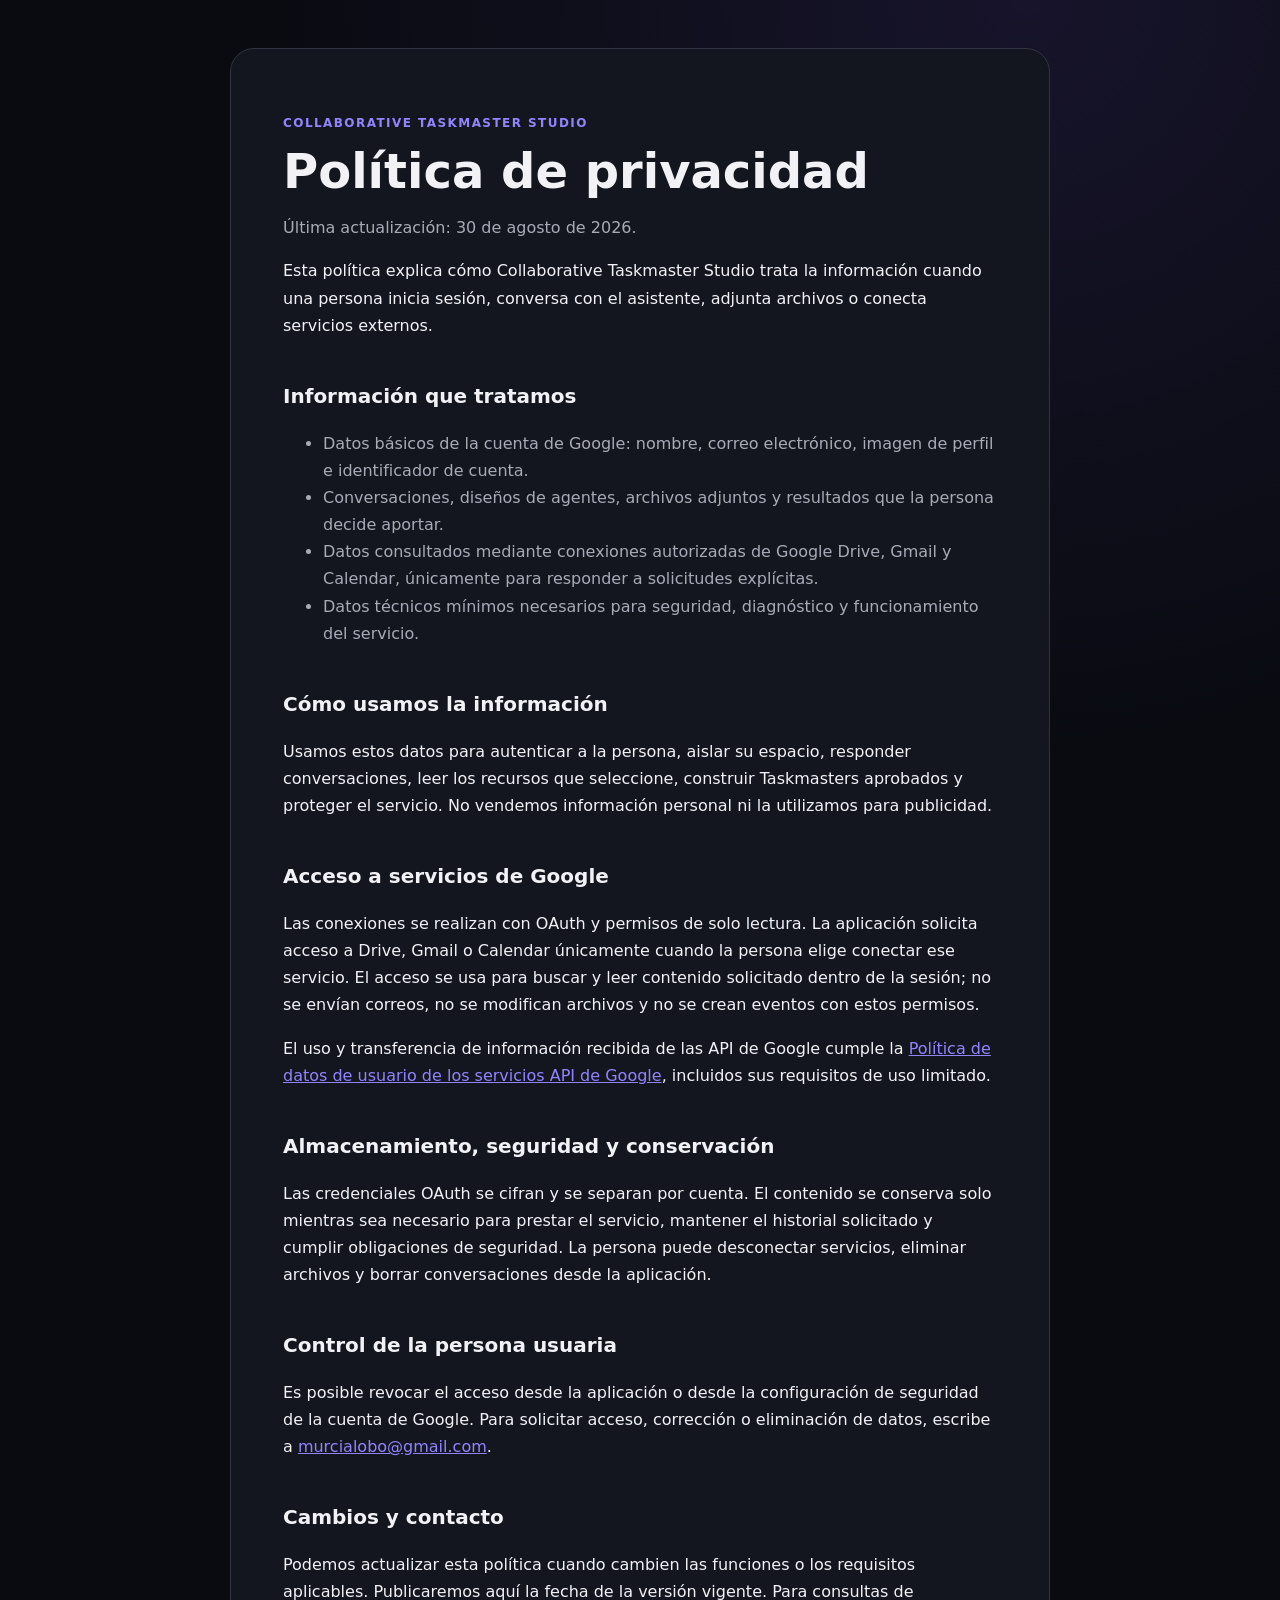
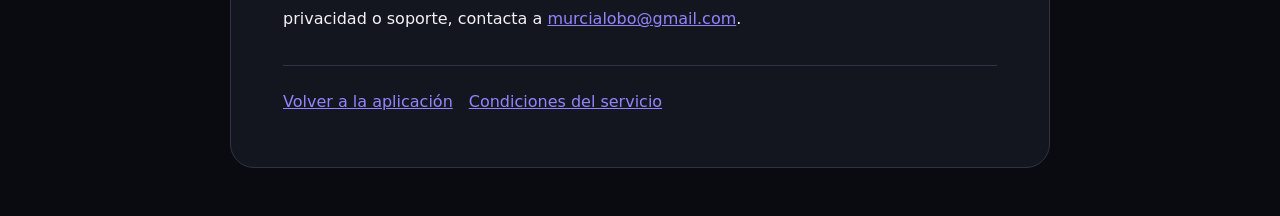
<file: app/static/privacy.html>
<!doctype html>
<html lang="es">
<head>
  <meta charset="utf-8">
  <meta name="viewport" content="width=device-width, initial-scale=1">
  <meta name="description" content="Política de privacidad de Collaborative Taskmaster Studio.">
  <title>Política de privacidad · Collaborative Taskmaster Studio</title>
  <style>
    :root{color-scheme:dark;--bg:#090b11;--panel:#14161f;--line:#303342;--text:#f2f2f6;--muted:#a8abb7;--accent:#9185ff}*{box-sizing:border-box}body{margin:0;background:radial-gradient(circle at 80% 0,#17142b,transparent 36%),var(--bg);color:var(--text);font:16px/1.7 Inter,system-ui,-apple-system,"Segoe UI",sans-serif}main{width:min(820px,calc(100% - 32px));margin:48px auto;padding:clamp(24px,5vw,52px);border:1px solid var(--line);border-radius:24px;background:var(--panel)}a{color:var(--accent)}h1{font-size:clamp(30px,5vw,48px);line-height:1.1;margin:.25em 0}h2{margin-top:2em;font-size:20px}.eyebrow{color:var(--accent);font-size:12px;font-weight:800;letter-spacing:.12em}.updated,li{color:var(--muted)}nav{display:flex;gap:16px;flex-wrap:wrap;margin-top:32px;padding-top:22px;border-top:1px solid var(--line)}
  </style>
</head>
<body><main>
  <p class="eyebrow">COLLABORATIVE TASKMASTER STUDIO</p>
  <h1>Política de privacidad</h1>
  <p class="updated">Última actualización: 30 de agosto de 2026.</p>
  <p>Esta política explica cómo Collaborative Taskmaster Studio trata la información cuando una persona inicia sesión, conversa con el asistente, adjunta archivos o conecta servicios externos.</p>

  <h2>Información que tratamos</h2>
  <ul>
    <li>Datos básicos de la cuenta de Google: nombre, correo electrónico, imagen de perfil e identificador de cuenta.</li>
    <li>Conversaciones, diseños de agentes, archivos adjuntos y resultados que la persona decide aportar.</li>
    <li>Datos consultados mediante conexiones autorizadas de Google Drive, Gmail y Calendar, únicamente para responder a solicitudes explícitas.</li>
    <li>Datos técnicos mínimos necesarios para seguridad, diagnóstico y funcionamiento del servicio.</li>
  </ul>

  <h2>Cómo usamos la información</h2>
  <p>Usamos estos datos para autenticar a la persona, aislar su espacio, responder conversaciones, leer los recursos que seleccione, construir Taskmasters aprobados y proteger el servicio. No vendemos información personal ni la utilizamos para publicidad.</p>

  <h2>Acceso a servicios de Google</h2>
  <p>Las conexiones se realizan con OAuth y permisos de solo lectura. La aplicación solicita acceso a Drive, Gmail o Calendar únicamente cuando la persona elige conectar ese servicio. El acceso se usa para buscar y leer contenido solicitado dentro de la sesión; no se envían correos, no se modifican archivos y no se crean eventos con estos permisos.</p>
  <p>El uso y transferencia de información recibida de las API de Google cumple la <a href="https://developers.google.com/terms/api-services-user-data-policy" rel="noreferrer">Política de datos de usuario de los servicios API de Google</a>, incluidos sus requisitos de uso limitado.</p>

  <h2>Almacenamiento, seguridad y conservación</h2>
  <p>Las credenciales OAuth se cifran y se separan por cuenta. El contenido se conserva solo mientras sea necesario para prestar el servicio, mantener el historial solicitado y cumplir obligaciones de seguridad. La persona puede desconectar servicios, eliminar archivos y borrar conversaciones desde la aplicación.</p>

  <h2>Control de la persona usuaria</h2>
  <p>Es posible revocar el acceso desde la aplicación o desde la configuración de seguridad de la cuenta de Google. Para solicitar acceso, corrección o eliminación de datos, escribe a <a href="mailto:murcialobo@gmail.com">murcialobo@gmail.com</a>.</p>

  <h2>Cambios y contacto</h2>
  <p>Podemos actualizar esta política cuando cambien las funciones o los requisitos aplicables. Publicaremos aquí la fecha de la versión vigente. Para consultas de privacidad o soporte, contacta a <a href="mailto:murcialobo@gmail.com">murcialobo@gmail.com</a>.</p>
  <nav><a href="/">Volver a la aplicación</a><a href="/terms">Condiciones del servicio</a></nav>
</main></body>
</html>
</file>
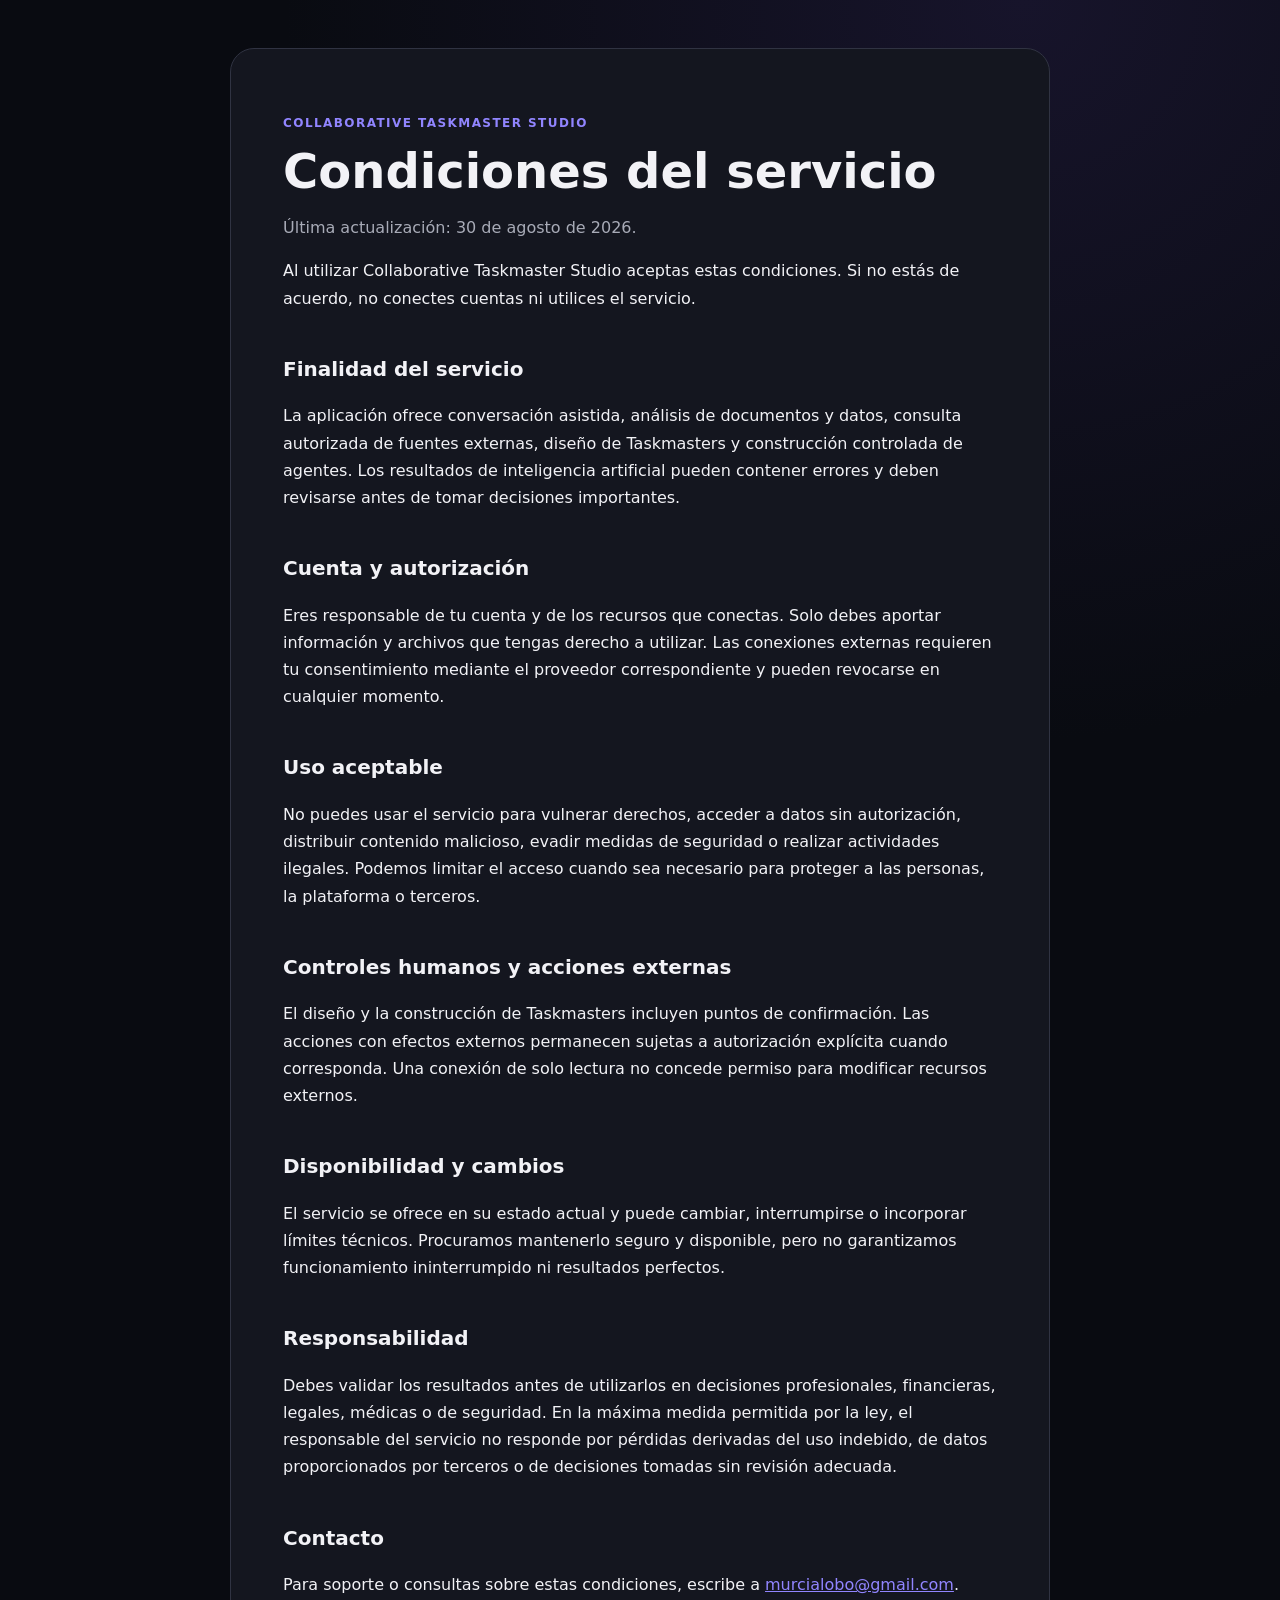
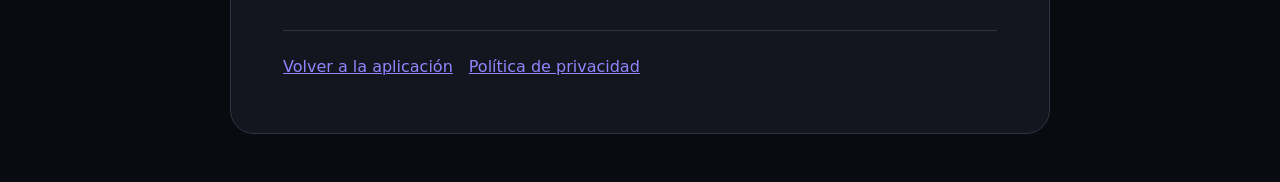
<file: app/static/terms.html>
<!doctype html>
<html lang="es">
<head>
  <meta charset="utf-8">
  <meta name="viewport" content="width=device-width, initial-scale=1">
  <meta name="description" content="Condiciones del servicio de Collaborative Taskmaster Studio.">
  <title>Condiciones del servicio · Collaborative Taskmaster Studio</title>
  <style>
    :root{color-scheme:dark;--bg:#090b11;--panel:#14161f;--line:#303342;--text:#f2f2f6;--muted:#a8abb7;--accent:#9185ff}*{box-sizing:border-box}body{margin:0;background:radial-gradient(circle at 80% 0,#17142b,transparent 36%),var(--bg);color:var(--text);font:16px/1.7 Inter,system-ui,-apple-system,"Segoe UI",sans-serif}main{width:min(820px,calc(100% - 32px));margin:48px auto;padding:clamp(24px,5vw,52px);border:1px solid var(--line);border-radius:24px;background:var(--panel)}a{color:var(--accent)}h1{font-size:clamp(30px,5vw,48px);line-height:1.1;margin:.25em 0}h2{margin-top:2em;font-size:20px}.eyebrow{color:var(--accent);font-size:12px;font-weight:800;letter-spacing:.12em}.updated,li{color:var(--muted)}nav{display:flex;gap:16px;flex-wrap:wrap;margin-top:32px;padding-top:22px;border-top:1px solid var(--line)}
  </style>
</head>
<body><main>
  <p class="eyebrow">COLLABORATIVE TASKMASTER STUDIO</p>
  <h1>Condiciones del servicio</h1>
  <p class="updated">Última actualización: 30 de agosto de 2026.</p>
  <p>Al utilizar Collaborative Taskmaster Studio aceptas estas condiciones. Si no estás de acuerdo, no conectes cuentas ni utilices el servicio.</p>

  <h2>Finalidad del servicio</h2>
  <p>La aplicación ofrece conversación asistida, análisis de documentos y datos, consulta autorizada de fuentes externas, diseño de Taskmasters y construcción controlada de agentes. Los resultados de inteligencia artificial pueden contener errores y deben revisarse antes de tomar decisiones importantes.</p>

  <h2>Cuenta y autorización</h2>
  <p>Eres responsable de tu cuenta y de los recursos que conectas. Solo debes aportar información y archivos que tengas derecho a utilizar. Las conexiones externas requieren tu consentimiento mediante el proveedor correspondiente y pueden revocarse en cualquier momento.</p>

  <h2>Uso aceptable</h2>
  <p>No puedes usar el servicio para vulnerar derechos, acceder a datos sin autorización, distribuir contenido malicioso, evadir medidas de seguridad o realizar actividades ilegales. Podemos limitar el acceso cuando sea necesario para proteger a las personas, la plataforma o terceros.</p>

  <h2>Controles humanos y acciones externas</h2>
  <p>El diseño y la construcción de Taskmasters incluyen puntos de confirmación. Las acciones con efectos externos permanecen sujetas a autorización explícita cuando corresponda. Una conexión de solo lectura no concede permiso para modificar recursos externos.</p>

  <h2>Disponibilidad y cambios</h2>
  <p>El servicio se ofrece en su estado actual y puede cambiar, interrumpirse o incorporar límites técnicos. Procuramos mantenerlo seguro y disponible, pero no garantizamos funcionamiento ininterrumpido ni resultados perfectos.</p>

  <h2>Responsabilidad</h2>
  <p>Debes validar los resultados antes de utilizarlos en decisiones profesionales, financieras, legales, médicas o de seguridad. En la máxima medida permitida por la ley, el responsable del servicio no responde por pérdidas derivadas del uso indebido, de datos proporcionados por terceros o de decisiones tomadas sin revisión adecuada.</p>

  <h2>Contacto</h2>
  <p>Para soporte o consultas sobre estas condiciones, escribe a <a href="mailto:murcialobo@gmail.com">murcialobo@gmail.com</a>.</p>
  <nav><a href="/">Volver a la aplicación</a><a href="/privacy">Política de privacidad</a></nav>
</main></body>
</html>
</file>
